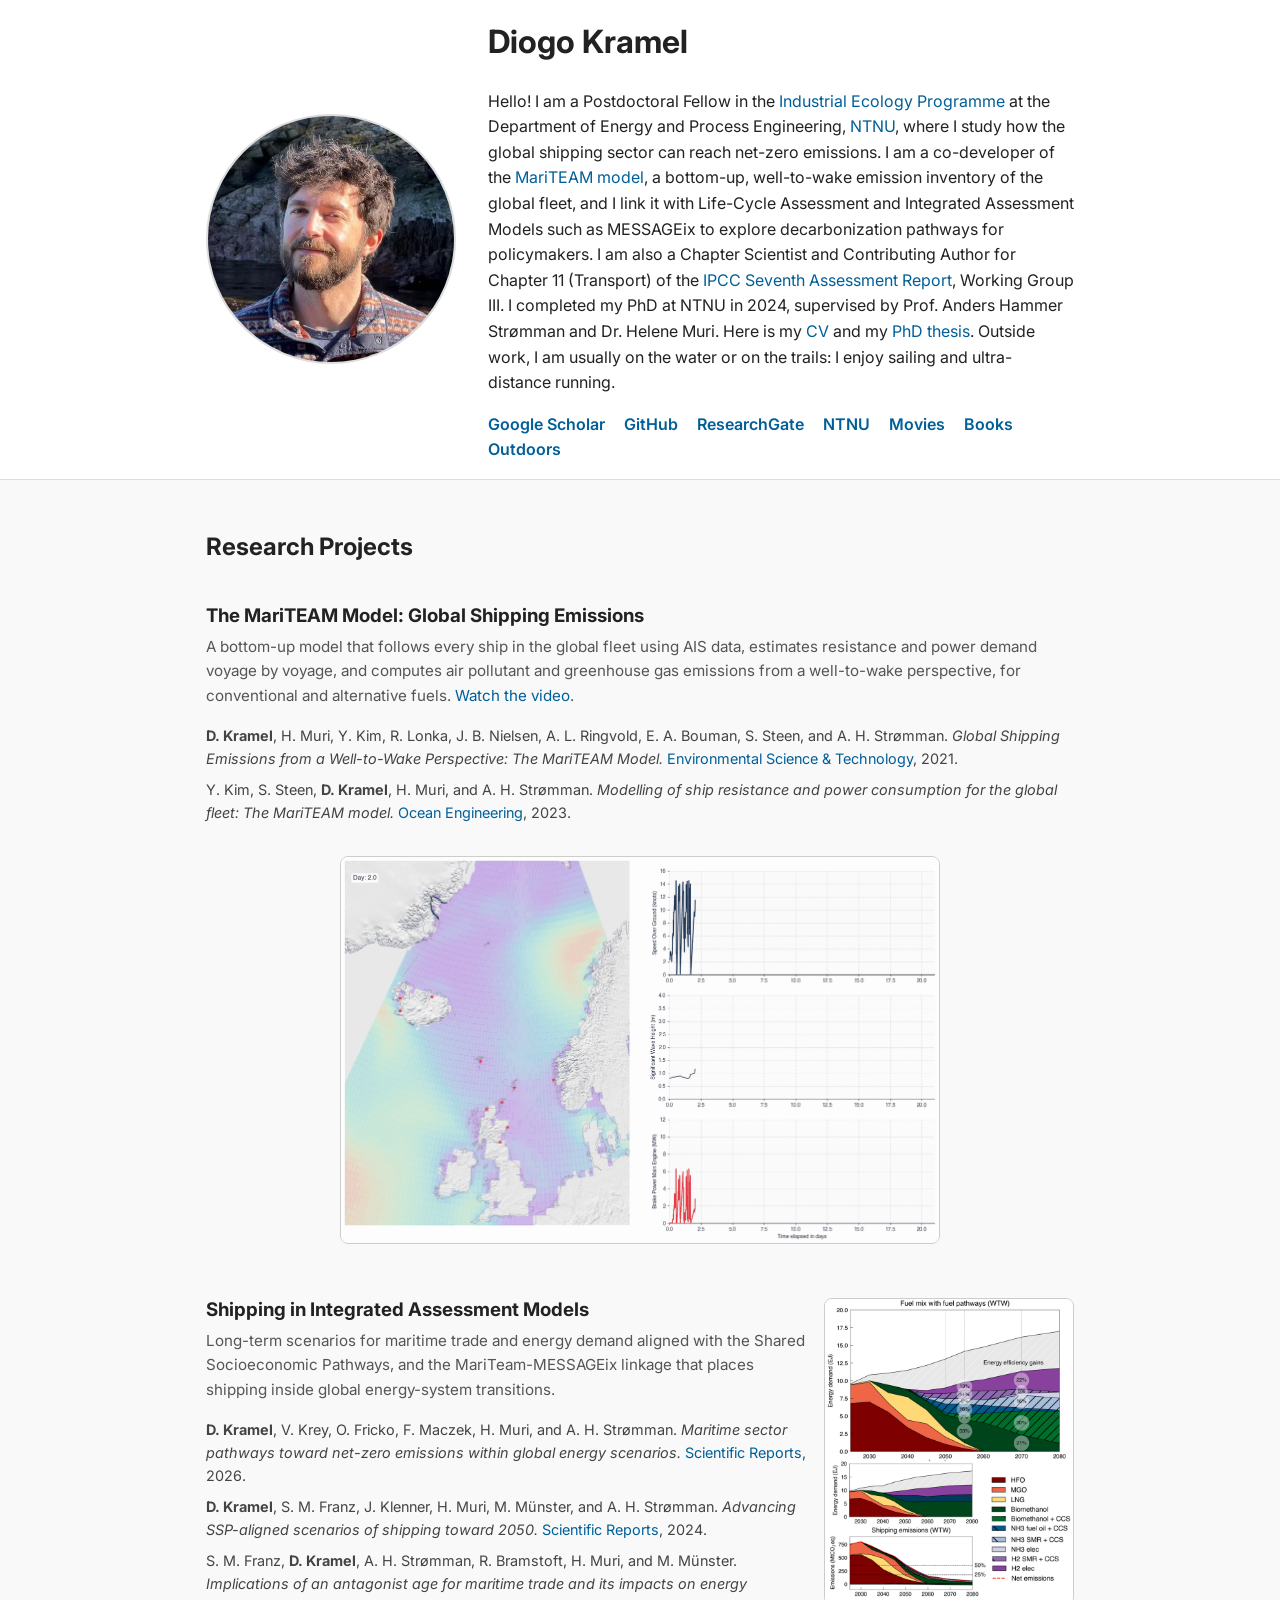
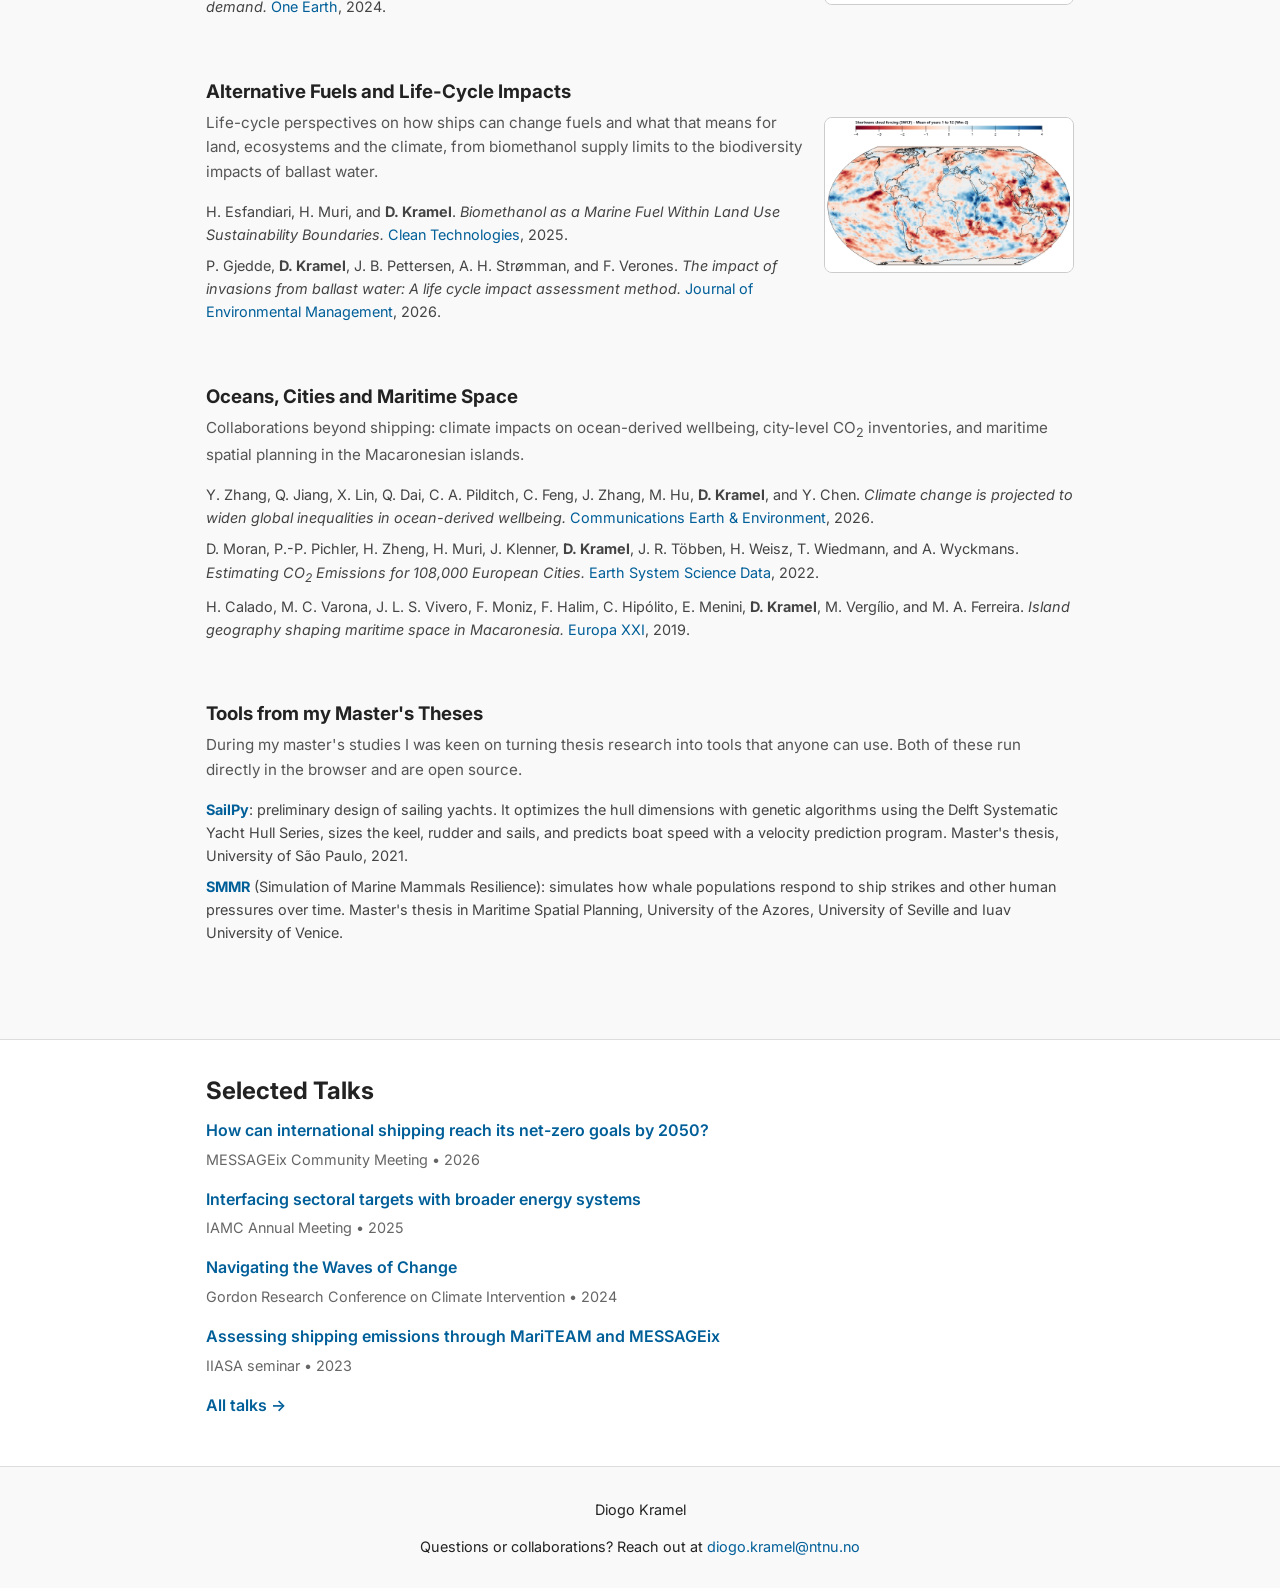
<file: index.html>
<!DOCTYPE html>
<html lang="en">
<head>
  <meta charset="UTF-8" />
  <meta name="viewport" content="width=device-width, initial-scale=1.0" />
  <meta name="description" content="Diogo Kramel – Postdoctoral Fellow at NTNU's Industrial Ecology Programme, working on shipping emissions, the MariTEAM model and maritime decarbonization pathways." />
  <title>Kramel</title>
  <link rel="stylesheet" href="style.css" />
  <link rel="icon" type="image/png" href="icon.png" />
  <link rel="preconnect" href="https://fonts.googleapis.com">
  <link rel="preconnect" href="https://fonts.gstatic.com" crossorigin>
  <link href="https://fonts.googleapis.com/css2?family=Inter:wght@400;600&display=swap" rel="stylesheet">
</head>
<body>
  <header>
    <div class="container header-content">
      <!-- Replace images/diogo.jpg with your own square photo (same file name). -->
      <img src="images/diogo.jpg" alt="Diogo Kramel" class="headshot" />
      <div class="bio">
        <h1>Diogo Kramel</h1>
        <p>
          Hello! I am a Postdoctoral Fellow in the
          <a href="https://www.ntnu.edu/indecol" target="_blank" rel="noopener">Industrial Ecology Programme</a>
          at the Department of Energy and Process Engineering, <a href="https://www.ntnu.edu/" target="_blank" rel="noopener">NTNU</a>,
          where I study how the global shipping sector can reach net-zero emissions. I am a co-developer of the
          <a href="https://mariteam.indecol.no/" target="_blank" rel="noopener">MariTEAM model</a>, a bottom-up, well-to-wake
          emission inventory of the global fleet, and I link it with Life-Cycle Assessment and Integrated Assessment Models
          such as MESSAGEix to explore decarbonization pathways for policymakers.
          I am also a Chapter Scientist and Contributing Author for Chapter 11 (Transport) of the
          <a href="https://www.ipcc.ch/assessment-report/ar7/" target="_blank" rel="noopener">IPCC Seventh Assessment Report</a>,
          Working Group III.
          I completed my PhD at NTNU in 2024, supervised by Prof. Anders Hammer Strømman and Dr. Helene Muri.
          Here is my <a href="CV.pdf" target="_blank">CV</a> and my
          <a href="https://hdl.handle.net/11250/3151029" target="_blank" rel="noopener">PhD thesis</a>.
          Outside work, I am usually on the water or on the trails: I enjoy sailing and ultra-distance running.
        </p>
        <!-- Add a line about your hobbies here, like the template does, if you want to. -->
        <div class="social-links">
          <a href="https://scholar.google.com/citations?user=RJYE3gQAAAAJ&hl=en" target="_blank" rel="noopener" class="spaced-link">Google Scholar</a>
          <a href="https://github.com/DiogoKramel" target="_blank" rel="noopener" class="spaced-link">GitHub</a>
          <a href="https://www.researchgate.net/profile/Diogo-Kramel" target="_blank" rel="noopener" class="spaced-link">ResearchGate</a>
          <a href="https://www.ntnu.edu/employees/diogo.kramel" target="_blank" rel="noopener" class="spaced-link">NTNU</a>
          <a href="https://letterboxd.com/diogokramel/" target="_blank" rel="noopener" class="spaced-link">Movies</a>
          <a href="https://www.goodreads.com/user/show/137987100-diogo" target="_blank" rel="noopener" class="spaced-link">Books</a>
          <a href="https://www.strava.com/athletes/44925225" target="_blank" rel="noopener" class="spaced-link">Outdoors</a>
        </div>
      </div>
    </div>
  </header>

  <main class="container">

    <section>
      <h2>Research Projects</h2>
      <ul class="project-list">
        <!--
        <li class="project-item">
          <div class="project-text">
            <h3>New paper!</h3>
            <ul class="pub-sublist">
              <li>
                <strong>D. Kramel</strong>, V. Krey, O. Fricko, F. Maczek, H. Muri, and A. H. Strømman.
                <em>Maritime sector pathways toward net-zero emissions within global energy scenarios.</em>
                <a href="https://doi.org/10.1038/s41598-026-35909-4" target="_blank" rel="noopener noreferrer">Scientific Reports</a>, 2026.
              </li>
            </ul>
          </div>
        </li>
        -->
        <li class="project-item stacked">
          <div class="project-text">
            <h3>The MariTEAM Model: Global Shipping Emissions</h3>
            <p class="project-blurb">
              A bottom-up model that follows every ship in the global fleet using AIS data, estimates resistance and
              power demand voyage by voyage, and computes air pollutant and greenhouse gas emissions from a
              well-to-wake perspective, for conventional and alternative fuels.
              <a href="https://www.youtube.com/watch?v=Bu-Mj3eCWTU" target="_blank" rel="noopener">Watch the video</a>.
            </p>
            <ul class="pub-sublist">
              <li>
                <strong>D. Kramel</strong>, H. Muri, Y. Kim, R. Lonka, J. B. Nielsen, A. L. Ringvold, E. A. Bouman, S. Steen, and A. H. Strømman.
                <em>Global Shipping Emissions from a Well-to-Wake Perspective: The MariTEAM Model.</em>
                <a href="https://doi.org/10.1021/acs.est.1c03937" target="_blank" rel="noopener noreferrer">Environmental Science &amp; Technology</a>, 2021.
              </li>
              <li>
                Y. Kim, S. Steen, <strong>D. Kramel</strong>, H. Muri, and A. H. Strømman.
                <em>Modelling of ship resistance and power consumption for the global fleet: The MariTEAM model.</em>
                <a href="https://doi.org/10.1016/j.oceaneng.2023.114758" target="_blank" rel="noopener noreferrer">Ocean Engineering</a>, 2023.
              </li>
            </ul>
          </div>
          <a href="https://mariteam.indecol.no/" target="_blank" rel="noopener noreferrer">
            <img src="images/mariteam.gif" alt="Ships tracked along global routes" class="project-img" />
          </a>
        </li>

        <li class="project-item v-center">
          <div class="project-text">
            <h3>Shipping in Integrated Assessment Models</h3>
            <p class="project-blurb">
              Long-term scenarios for maritime trade and energy demand aligned with the Shared Socioeconomic Pathways,
              and the MariTeam-MESSAGEix linkage that places shipping inside global energy-system transitions.
            </p>
            <ul class="pub-sublist">
              <li>
                <strong>D. Kramel</strong>, V. Krey, O. Fricko, F. Maczek, H. Muri, and A. H. Strømman.
                <em>Maritime sector pathways toward net-zero emissions within global energy scenarios.</em>
                <a href="https://doi.org/10.1038/s41598-026-35909-4" target="_blank" rel="noopener noreferrer">Scientific Reports</a>, 2026.
              </li>
              <li>
                <strong>D. Kramel</strong>, S. M. Franz, J. Klenner, H. Muri, M. Münster, and A. H. Strømman.
                <em>Advancing SSP-aligned scenarios of shipping toward 2050.</em>
                <a href="https://doi.org/10.1038/s41598-024-58970-3" target="_blank" rel="noopener noreferrer">Scientific Reports</a>, 2024.
              </li>
              <li>
                S. M. Franz, <strong>D. Kramel</strong>, A. H. Strømman, R. Bramstoft, H. Muri, and M. Münster.
                <em>Implications of an antagonist age for maritime trade and its impacts on energy demand.</em>
                <a href="https://doi.org/10.1016/j.oneear.2024.11.008" target="_blank" rel="noopener noreferrer">One Earth</a>, 2024.
              </li>
            </ul>
          </div>
          <img src="images/scenarios.png" alt="Diverging emission pathways toward 2050" class="project-img" />
        </li>

        <li class="project-item v-center">
          <div class="project-text">
            <h3>Alternative Fuels and Life-Cycle Impacts</h3>
            <p class="project-blurb">
              Life-cycle perspectives on how ships can change fuels and what that means for land, ecosystems and the
              climate, from biomethanol supply limits to the biodiversity impacts of ballast water.
            </p>
            <ul class="pub-sublist">
              <li>
                H. Esfandiari, H. Muri, and <strong>D. Kramel</strong>.
                <em>Biomethanol as a Marine Fuel Within Land Use Sustainability Boundaries.</em>
                <a href="https://doi.org/10.3390/cleantechnol7040101" target="_blank" rel="noopener noreferrer">Clean Technologies</a>, 2025.
              </li>
              <li>
                P. Gjedde, <strong>D. Kramel</strong>, J. B. Pettersen, A. H. Strømman, and F. Verones.
                <em>The impact of invasions from ballast water: A life cycle impact assessment method.</em>
                <a href="https://doi.org/10.1016/j.jenvman.2026.129449" target="_blank" rel="noopener noreferrer">Journal of Environmental Management</a>, 2026.
              </li>
            </ul>
          </div>
          <a href="https://mariteam.indecol.no/" target="_blank" rel="noopener noreferrer">
            <img src="images/noresm.png" alt="Ships tracked along global routes" class="project-img" />
          </a>
        </li>

        <li class="project-item">
          <div class="project-text">
            <h3>Oceans, Cities and Maritime Space</h3>
            <p class="project-blurb">
              Collaborations beyond shipping: climate impacts on ocean-derived wellbeing, city-level CO<sub>2</sub>
              inventories, and maritime spatial planning in the Macaronesian islands.
            </p>
            <ul class="pub-sublist">
              <li>
                Y. Zhang, Q. Jiang, X. Lin, Q. Dai, C. A. Pilditch, C. Feng, J. Zhang, M. Hu, <strong>D. Kramel</strong>, and Y. Chen.
                <em>Climate change is projected to widen global inequalities in ocean-derived wellbeing.</em>
                <a href="https://doi.org/10.1038/s43247-026-04070-1" target="_blank" rel="noopener noreferrer">Communications Earth &amp; Environment</a>, 2026.
              </li>
              <li>
                D. Moran, P.-P. Pichler, H. Zheng, H. Muri, J. Klenner, <strong>D. Kramel</strong>, J. R. Többen, H. Weisz, T. Wiedmann, and A. Wyckmans.
                <em>Estimating CO<sub>2</sub> Emissions for 108,000 European Cities.</em>
                <a href="https://doi.org/10.5194/essd-14-845-2022" target="_blank" rel="noopener noreferrer">Earth System Science Data</a>, 2022.
              </li>
              <li>
                H. Calado, M. C. Varona, J. L. S. Vivero, F. Moniz, F. Halim, C. Hipólito, E. Menini, <strong>D. Kramel</strong>, M. Vergílio, and M. A. Ferreira.
                <em>Island geography shaping maritime space in Macaronesia.</em>
                <a href="https://doi.org/10.7163/Eu21.2019.36.8" target="_blank" rel="noopener noreferrer">Europa XXI</a>, 2019.
              </li>
            </ul>
          </div>
        </li>
      </ul>
    </section>

    <li class="project-item">
      <div class="project-text">
        <h3>Tools from my Master's Theses</h3>
        <p class="project-blurb">
          During my master's studies I was keen on turning thesis research into tools that anyone can use.
          Both of these run directly in the browser and are open source.
        </p>
        <ul class="pub-sublist">
          <li>
            <a href="https://diogokramel.github.io/sailpy-web/" target="_blank" rel="noopener noreferrer"><strong>SailPy</strong></a>:
            preliminary design of sailing yachts. It optimizes the hull dimensions with genetic algorithms using the
            Delft Systematic Yacht Hull Series, sizes the keel, rudder and sails, and predicts boat speed with a
            velocity prediction program. Master's thesis, University of São Paulo, 2021.
          </li>
          <li>
            <a href="https://diogokramel.github.io/SMMR/" target="_blank" rel="noopener noreferrer"><strong>SMMR</strong></a>
            (Simulation of Marine Mammals Resilience): simulates how whale populations respond to ship strikes and
            other human pressures over time. Master's thesis in Maritime Spatial Planning, University of the Azores,
            University of Seville and Iuav University of Venice.
          </li>
        </ul>
      </div>
    </li>

  </main>

  <section class="talks-teaching">
    <div class="container">
      <div class="column">
        <h2>Selected Talks</h2>
        <div class="class-item">
          <a href="https://hdl.handle.net/11250/5524679" target="_blank" rel="noopener noreferrer">How can international shipping reach its net-zero goals by 2050?</a>
          <span class="class-meta">MESSAGEix Community Meeting • 2026</span>
        </div>
        <div class="class-item">
          <a href="https://hdl.handle.net/11250/5325718" target="_blank" rel="noopener noreferrer">Interfacing sectoral targets with broader energy systems</a>
          <span class="class-meta">IAMC Annual Meeting • 2025</span>
        </div>
        <div class="class-item">
          <a href="https://hdl.handle.net/11250/3985534" target="_blank" rel="noopener noreferrer">Navigating the Waves of Change</a>
          <span class="class-meta">Gordon Research Conference on Climate Intervention • 2024</span>
        </div>
        <div class="class-item">
          <a href="https://hdl.handle.net/11250/4058794" target="_blank" rel="noopener noreferrer">Assessing shipping emissions through MariTEAM and MESSAGEix</a>
          <span class="class-meta">IIASA seminar • 2023</span>
        </div>
        <p class="more-link"><a href="talks.html">All talks →</a></p>
      </div>
    </div>
  </section>

  
  
<footer>
  <p>Diogo Kramel</p>
  <p>Questions or collaborations? Reach out at <a href="mailto:diogo.kramel@ntnu.no">diogo.kramel@ntnu.no</a></p>
</footer>
</body>
</html>
</file>
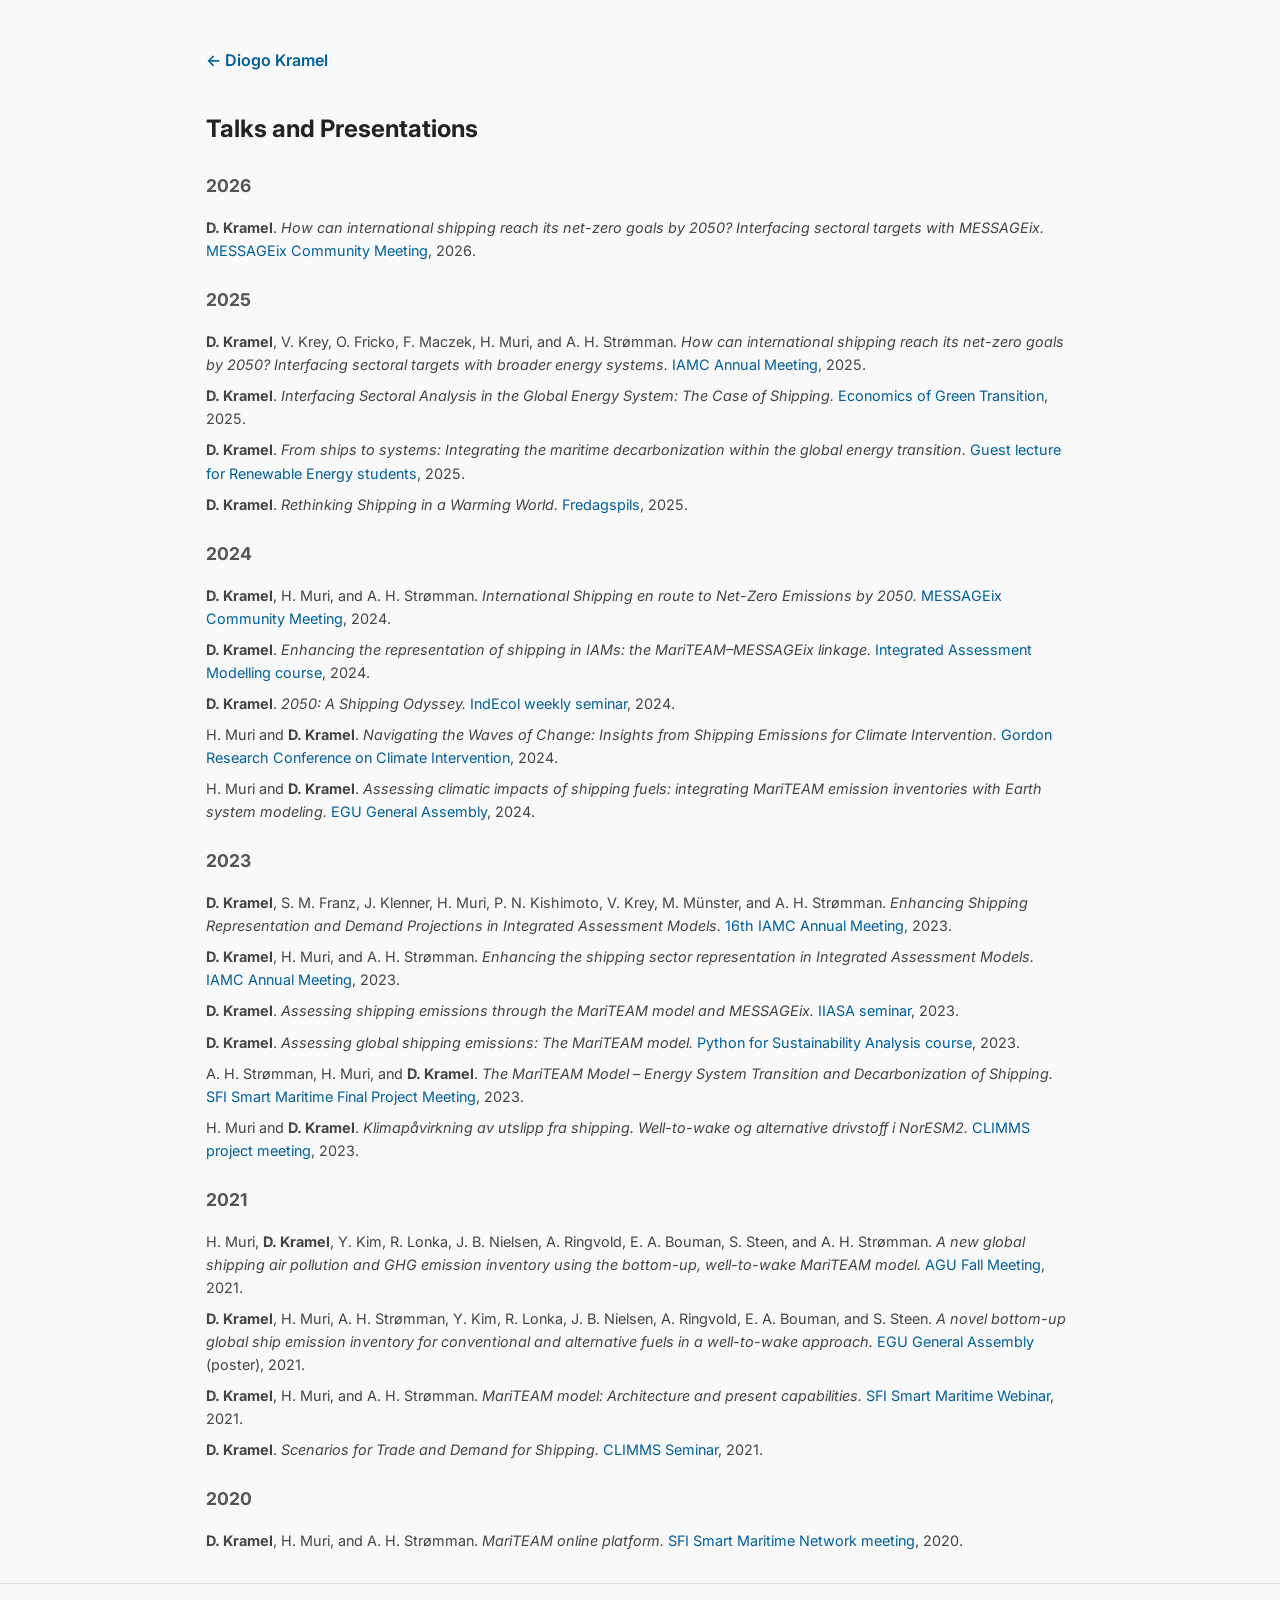
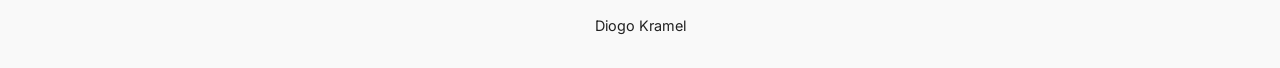
<file: talks.html>
<!DOCTYPE html>
<html lang="en">
<head>
  <meta charset="UTF-8" />
  <meta name="viewport" content="width=device-width, initial-scale=1.0" />
  <title>Kramel – Talks</title>
  <link rel="stylesheet" href="style.css" />
  <link rel="icon" type="image/png" href="icon.png" />
  <link rel="preconnect" href="https://fonts.googleapis.com">
  <link rel="preconnect" href="https://fonts.gstatic.com" crossorigin>
  <link href="https://fonts.googleapis.com/css2?family=Inter:wght@400;600&display=swap" rel="stylesheet">
</head>
<body>
  <main class="container">
    <section>
      <a href="index.html" class="back-link">← Diogo Kramel</a>
      <h2>Talks and Presentations</h2>

      <h3 class="year-heading">2026</h3>
      <ul class="pub-sublist">
        <li><strong>D. Kramel</strong>. <em>How can international shipping reach its net-zero goals by 2050? Interfacing sectoral targets with MESSAGEix.</em> <a href="https://hdl.handle.net/11250/5524679" target="_blank" rel="noopener noreferrer">MESSAGEix Community Meeting</a>, 2026.</li>
      </ul>

      <h3 class="year-heading">2025</h3>
      <ul class="pub-sublist">
        <li><strong>D. Kramel</strong>, V. Krey, O. Fricko, F. Maczek, H. Muri, and A. H. Strømman. <em>How can international shipping reach its net-zero goals by 2050? Interfacing sectoral targets with broader energy systems.</em> <a href="https://hdl.handle.net/11250/5325718" target="_blank" rel="noopener noreferrer">IAMC Annual Meeting</a>, 2025.</li>
        <li><strong>D. Kramel</strong>. <em>Interfacing Sectoral Analysis in the Global Energy System: The Case of Shipping.</em> <a href="https://hdl.handle.net/11250/5278046" target="_blank" rel="noopener noreferrer">Economics of Green Transition</a>, 2025.</li>
        <li><strong>D. Kramel</strong>. <em>From ships to systems: Integrating the maritime decarbonization within the global energy transition.</em> <a href="https://hdl.handle.net/11250/5278045" target="_blank" rel="noopener noreferrer">Guest lecture for Renewable Energy students</a>, 2025.</li>
        <li><strong>D. Kramel</strong>. <em>Rethinking Shipping in a Warming World.</em> <a href="https://hdl.handle.net/11250/5278044" target="_blank" rel="noopener noreferrer">Fredagspils</a>, 2025.</li>
      </ul>

      <h3 class="year-heading">2024</h3>
      <ul class="pub-sublist">
        <li><strong>D. Kramel</strong>, H. Muri, and A. H. Strømman. <em>International Shipping en route to Net-Zero Emissions by 2050.</em> <a href="https://hdl.handle.net/11250/5247151" target="_blank" rel="noopener noreferrer">MESSAGEix Community Meeting</a>, 2024.</li>
        <li><strong>D. Kramel</strong>. <em>Enhancing the representation of shipping in IAMs: the MariTEAM–MESSAGEix linkage.</em> <a href="https://hdl.handle.net/11250/5239740" target="_blank" rel="noopener noreferrer">Integrated Assessment Modelling course</a>, 2024.</li>
        <li><strong>D. Kramel</strong>. <em>2050: A Shipping Odyssey.</em> <a href="https://hdl.handle.net/11250/3375734" target="_blank" rel="noopener noreferrer">IndEcol weekly seminar</a>, 2024.</li>
        <li>H. Muri and <strong>D. Kramel</strong>. <em>Navigating the Waves of Change: Insights from Shipping Emissions for Climate Intervention.</em> <a href="https://hdl.handle.net/11250/3985534" target="_blank" rel="noopener noreferrer">Gordon Research Conference on Climate Intervention</a>, 2024.</li>
        <li>H. Muri and <strong>D. Kramel</strong>. <em>Assessing climatic impacts of shipping fuels: integrating MariTEAM emission inventories with Earth system modeling.</em> <a href="https://hdl.handle.net/11250/4341817" target="_blank" rel="noopener noreferrer">EGU General Assembly</a>, 2024.</li>
      </ul>

      <h3 class="year-heading">2023</h3>
      <ul class="pub-sublist">
        <li><strong>D. Kramel</strong>, S. M. Franz, J. Klenner, H. Muri, P. N. Kishimoto, V. Krey, M. Münster, and A. H. Strømman. <em>Enhancing Shipping Representation and Demand Projections in Integrated Assessment Models.</em> <a href="https://hdl.handle.net/11250/3725965" target="_blank" rel="noopener noreferrer">16th IAMC Annual Meeting</a>, 2023.</li>
        <li><strong>D. Kramel</strong>, H. Muri, and A. H. Strømman. <em>Enhancing the shipping sector representation in Integrated Assessment Models.</em> <a href="https://hdl.handle.net/11250/3598585" target="_blank" rel="noopener noreferrer">IAMC Annual Meeting</a>, 2023.</li>
        <li><strong>D. Kramel</strong>. <em>Assessing shipping emissions through the MariTEAM model and MESSAGEix.</em> <a href="https://hdl.handle.net/11250/4058794" target="_blank" rel="noopener noreferrer">IIASA seminar</a>, 2023.</li>
        <li><strong>D. Kramel</strong>. <em>Assessing global shipping emissions: The MariTEAM model.</em> <a href="https://hdl.handle.net/11250/4959800" target="_blank" rel="noopener noreferrer">Python for Sustainability Analysis course</a>, 2023.</li>
        <li>A. H. Strømman, H. Muri, and <strong>D. Kramel</strong>. <em>The MariTEAM Model – Energy System Transition and Decarbonization of Shipping.</em> <a href="https://hdl.handle.net/11250/4562237" target="_blank" rel="noopener noreferrer">SFI Smart Maritime Final Project Meeting</a>, 2023.</li>
        <li>H. Muri and <strong>D. Kramel</strong>. <em>Klimapåvirkning av utslipp fra shipping. Well-to-wake og alternative drivstoff i NorESM2.</em> <a href="https://hdl.handle.net/11250/3352276" target="_blank" rel="noopener noreferrer">CLIMMS project meeting</a>, 2023.</li>
      </ul>

      <h3 class="year-heading">2021</h3>
      <ul class="pub-sublist">
        <li>H. Muri, <strong>D. Kramel</strong>, Y. Kim, R. Lonka, J. B. Nielsen, A. Ringvold, E. A. Bouman, S. Steen, and A. H. Strømman. <em>A new global shipping air pollution and GHG emission inventory using the bottom-up, well-to-wake MariTEAM model.</em> <a href="https://hdl.handle.net/11250/3520164" target="_blank" rel="noopener noreferrer">AGU Fall Meeting</a>, 2021.</li>
        <li><strong>D. Kramel</strong>, H. Muri, A. H. Strømman, Y. Kim, R. Lonka, J. B. Nielsen, A. Ringvold, E. A. Bouman, and S. Steen. <em>A novel bottom-up global ship emission inventory for conventional and alternative fuels in a well-to-wake approach.</em> <a href="https://hdl.handle.net/11250/4668163" target="_blank" rel="noopener noreferrer">EGU General Assembly</a> (poster), 2021.</li>
        <li><strong>D. Kramel</strong>, H. Muri, and A. H. Strømman. <em>MariTEAM model: Architecture and present capabilities.</em> <a href="https://hdl.handle.net/11250/3284629" target="_blank" rel="noopener noreferrer">SFI Smart Maritime Webinar</a>, 2021.</li>
        <li><strong>D. Kramel</strong>. <em>Scenarios for Trade and Demand for Shipping.</em> <a href="https://hdl.handle.net/11250/3613415" target="_blank" rel="noopener noreferrer">CLIMMS Seminar</a>, 2021.</li>
      </ul>

      <h3 class="year-heading">2020</h3>
      <ul class="pub-sublist">
        <li><strong>D. Kramel</strong>, H. Muri, and A. H. Strømman. <em>MariTEAM online platform.</em> <a href="https://hdl.handle.net/11250/4027134" target="_blank" rel="noopener noreferrer">SFI Smart Maritime Network meeting</a>, 2020.</li>
      </ul>
    </section>
  </main>

  <footer>
    <p>Diogo Kramel</p>
  </footer>
</body>
</html>
</file>
<file: style.css>
/* ---------- Base ---------- */
:root {
  --bg: #f9f9f9;
  --surface: #ffffff;
  --text: #222222;
  --muted: #555555;
  --subtle: #666666;
  --line: #dddddd;
  --link: #005f99;
}

* { box-sizing: border-box; }

body {
  margin: 0;
  font-family: 'Inter', system-ui, -apple-system, sans-serif;
  font-size: 16px;
  line-height: 1.6;
  background: var(--bg);
  color: var(--text);
  display: flex;
  flex-direction: column;
  min-height: 100vh;
}

main { flex: 1; }

a {
  color: var(--link);
  text-decoration: none;
}

a:hover { text-decoration: underline; }

.container {
  max-width: 900px;
  margin: 0 auto;
  padding: 1rem;
}

h2 { margin-bottom: 0.5rem; }

section { margin-top: 2rem; }

/* ---------- Header ---------- */
header {
  background: var(--surface);
  border-bottom: 1px solid var(--line);
}

.header-content {
  display: flex;
  align-items: center;
  gap: 2rem;
}

.headshot {
  flex-shrink: 0;
  width: 250px;
  height: 250px;
  object-fit: cover;
  border-radius: 50%;
  border: 2px solid var(--line);
}

.bio h1 { margin-top: 0; }

.social-links a { font-weight: 600; }

.spaced-link { margin-right: 15px; }

/* ---------- Projects ---------- */
.project-list {
  list-style: none;
  padding: 0;
}

.project-item {
  display: flex;
  justify-content: space-between;
  align-items: flex-start;
  gap: 1rem;
  margin-bottom: 2rem;
}

.project-text { flex: 1; }

.project-text h3 { margin-bottom: 0.25rem; }

.project-blurb {
  margin: 0.25rem 0 0;
  font-size: 0.95rem;
  color: var(--muted);
}

.project-img {
  display: block;
  width: 250px;
  height: auto;
  margin-top: 1.5rem;
  border: 1px solid #cccccc;
  border-radius: 8px;
  background: var(--surface);
}

.pub-sublist {
  list-style: none;
  padding-left: 0;
  margin-top: 1rem;
  font-size: 0.9rem;
  color: #444444;
}

.pub-sublist li { margin-bottom: 0.5rem; }

/* ---------- Teaching / talks band ---------- */
.talks-teaching {
  background: var(--surface);
  border-top: 1px solid var(--line);
  padding: 2rem 0;
}

.talks-teaching .container { padding: 0 1rem; }

.two-columns {
  display: flex;
  flex-wrap: wrap;
  gap: 2rem;
}

.column {
  flex: 1;
  min-width: 250px;
}

.column h2 { margin-top: 0; }

.class-item { margin-bottom: 1rem; }

.class-item a,
.class-title {
  font-weight: 600;
}

.class-meta {
  display: block;
  margin-top: 0.25rem;
  font-size: 0.9rem;
  color: var(--subtle);
}

.more-link { font-weight: 600; }

/* ---------- Talks page ---------- */
.back-link {
  display: inline-block;
  margin-bottom: 1rem;
  font-weight: 600;
}

.year-heading {
  margin: 1.5rem 0 0.5rem;
  font-size: 1.1rem;
  color: var(--muted);
}

/* ---------- Footer ---------- */
footer {
  text-align: center;
  padding: 1rem;
  border-top: 1px solid var(--line);
  font-size: 0.9rem;
}

/* ---------- Small screens ---------- */
@media (max-width: 768px) {
  body {
    font-size: 15px;
    padding: 0 1rem;
  }

  h2 { text-align: center; }

  .header-content {
    flex-direction: column;
    text-align: center;
  }

  .headshot {
    width: 180px;
    height: 180px;
  }

  .social-links {
    margin-top: 1rem;
    text-align: center;
  }

  .project-item {
    flex-direction: column;
    align-items: center;
    text-align: center;
  }

  .project-text { width: 100%; }

  .project-img {
    width: 100%;
    max-width: 300px;
    margin-top: 1rem;
  }

  .two-columns {
    flex-direction: column;
    align-items: center;
    text-align: center;
  }

  .column {
    width: 100%;
    max-width: 500px;
  }

  footer {
    font-size: 0.8rem;
    padding: 1rem 0;
  }
}

/* Projects with the figure below the text */
.project-item.stacked {
  flex-direction: column;
}

.project-item.stacked .project-img {
  width: 100%;
  max-width: 600px;   /* adjust to taste */
  margin-top: 0.5rem;
}

.project-item.stacked > a,
.project-item.stacked > .project-img {
  align-self: center;
}

.project-item.v-center {
  align-items: center;
}

.project-item.v-center .project-img {
  margin-top: 0;
}
</file>
